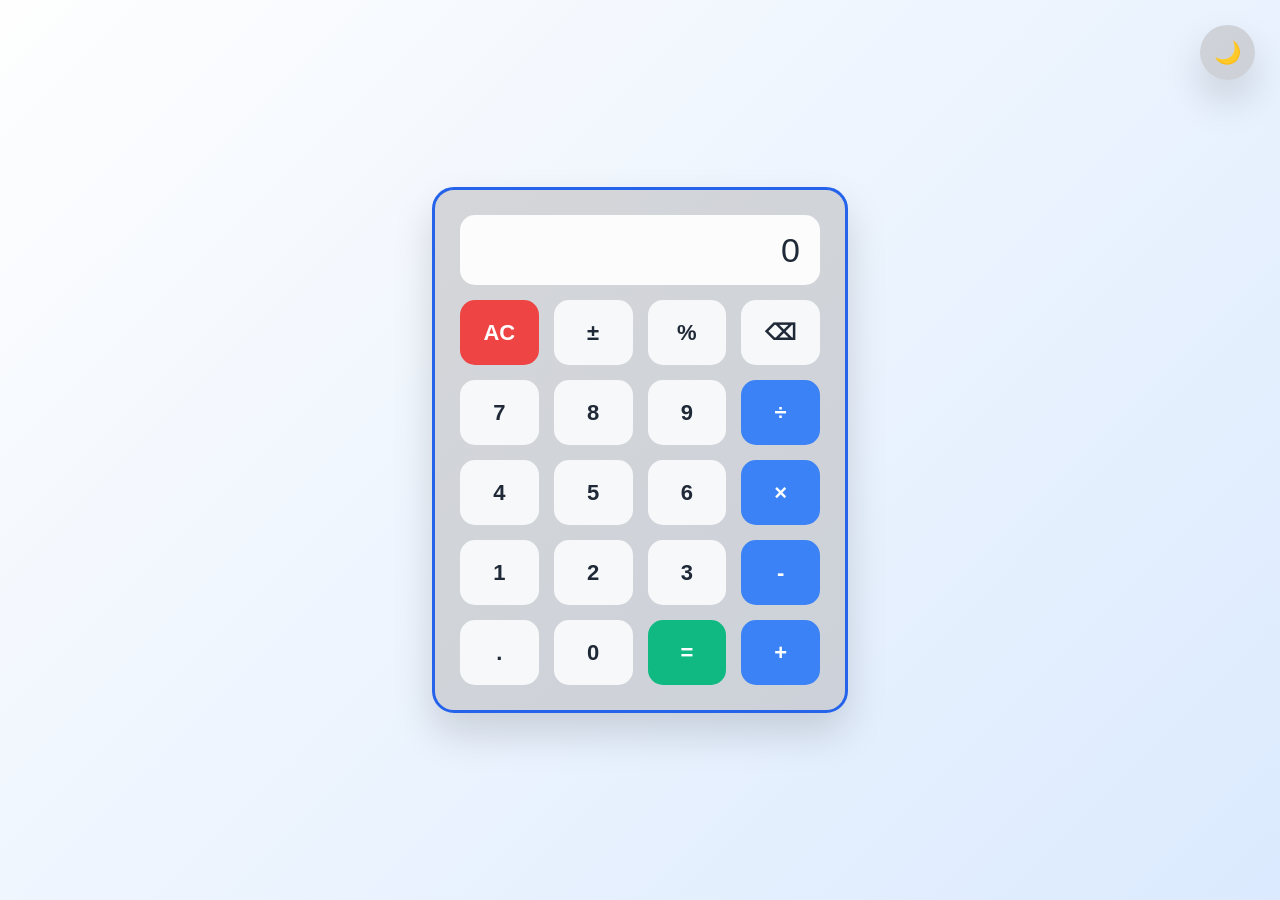
<file: index.html>
<html lang="en">
  <head>
    <meta charset="UTF-8" />
    <meta name="viewport" content="width=device-width, initial-scale=1.0" />
    <title>Calculator</title>
    <link rel="stylesheet" href="calculator.css" />
    <script src="main.js" defer></script>
  </head>
  <body>
    <button class="theme-toggle">🌙</button>
    <div class="keypad">
      <input type="text" id="display" readonly />
      <button class="clear">AC</button>
      <button type="button" class="sign" >&plusmn;</button>
      <button type="button" class="percent">%</button>
      <button class="back">&#9003;</button>
      <button class="buttons">7</button>
      <button class="buttons">8</button>
      <button class="buttons">9</button>
      <button class="operator">&divide;</button>
      <button class="buttons">4</button>
      <button class="buttons">5</button>
      <button class="buttons">6</button>
      <button class="operator">&times;</button>
      <button class="buttons">1</button>
      <button class="buttons">2</button>
      <button class="buttons">3</button>
      <button class="operator">-</button>
      <button type="button" class="decimal">.</button>
      <button class="buttons">0</button>
      <button class="equal">=</button>
      <button class="operator">+</button>
    </div>
  </body>
</html>
</file>
<file: calculator.css>
/*=============================
      Theme Variables
=============================*/

:root{
    --bg:#fefefe;
    --calculator:#b0adad77;
    --display:#fcfcfc;

    --text:#1f2937;
    --button:#f7f8f9;
    --button-hover:#87878aa2;

    --operator:#3b82f6;
    --operator-hover:#2563eb;

    --equal:#10b981;
    --equal-hover:#059669;

    --clear:#ef4444;
    --clear-hover:#dc2626;

    --shadow:0 20px 40px rgba(0,0,0,.15);
}


body.dark{

    --bg:#0f172a;
    --calculator:#1e293b;
    --display:#0b1220;

    --text:#f8fafc;

    --button:#334155;
    --button-hover:#475569;

    --operator:#818cf8;
    --operator-hover:#6366f1;

    --equal:#22c55e;
    --equal-hover:#16a34a;

    --clear:#f87171;
    --clear-hover:#ef4444;

    --shadow:0 20px 50px rgba(0,0,0,.45);
}

/*=============================
      Body
=============================*/

body{

    margin:0;
    height:100vh;

    display:flex;
    justify-content:center;
    align-items:center;

    background:linear-gradient(135deg,var(--bg),#dbeafe);

    font-family:Arial;

    transition:.4s;
}

/*=============================
      Theme Button
=============================*/

.theme-toggle{

    position:fixed;

    top:25px;
    right:25px;

    width:55px;
    height:55px;

    border:none;
    border-radius:50%;

    cursor:pointer;

    font-size:22px;

    background:var(--calculator);

    color:var(--text);

    box-shadow:var(--shadow);

    transition:.3s;

}

.theme-toggle:hover{

    transform:rotate(20deg) scale(1.05);

}

/*=============================
      Calculator
=============================*/

.keypad{

    display:grid;

    grid-template-columns:repeat(4,1fr);

    gap:15px;

    width:360px;

    padding:25px;

    background:var(--calculator);

    border-radius:22px;
      
    border: 3px solid var(--operator-hover);

    box-shadow:var(--shadow);

    transition:.4s;
      

}

/*=============================
      Display
=============================*/

#display{

    grid-column:span 4;

    height:70px;

    border:none;

    border-radius:15px;

    background:var(--display);

    color:var(--text);

    font-size:34px;

    text-align:right;

    padding-right:20px;

    outline:none;

}

/*=============================
      Buttons
=============================*/

.keypad button{

    height:65px;

    border:none;

    border-radius:15px;

    cursor:pointer;

    font-size:22px;

    font-weight:bold;

    background:var(--button);

    color:var(--text);

    transition:.2s;

}

.keypad button:hover{

    background:var(--button-hover);

    transform:translateY(-3px);

}

.keypad button:active{

    transform:scale(.95);

}

/*=============================
      Operators
=============================*/

.operator{

    background:var(--operator)!important;

    color:white!important;

}

.operator:hover{

    background:var(--operator-hover)!important;

}

/*=============================
      Equal
=============================*/

.equal{

    background:var(--equal)!important;

    color:white!important;

}

.equal:hover{

    background:var(--equal-hover)!important;

}

/*=============================
      Clear
=============================*/

.clear{

    background:var(--clear)!important;

    color:white!important;

}

.clear:hover{

    background:var(--clear-hover)!important;

}

/*=============================
      Responsive
=============================*/

@media(max-width:500px){

.keypad{

    width:90%;

}

}
</file>
